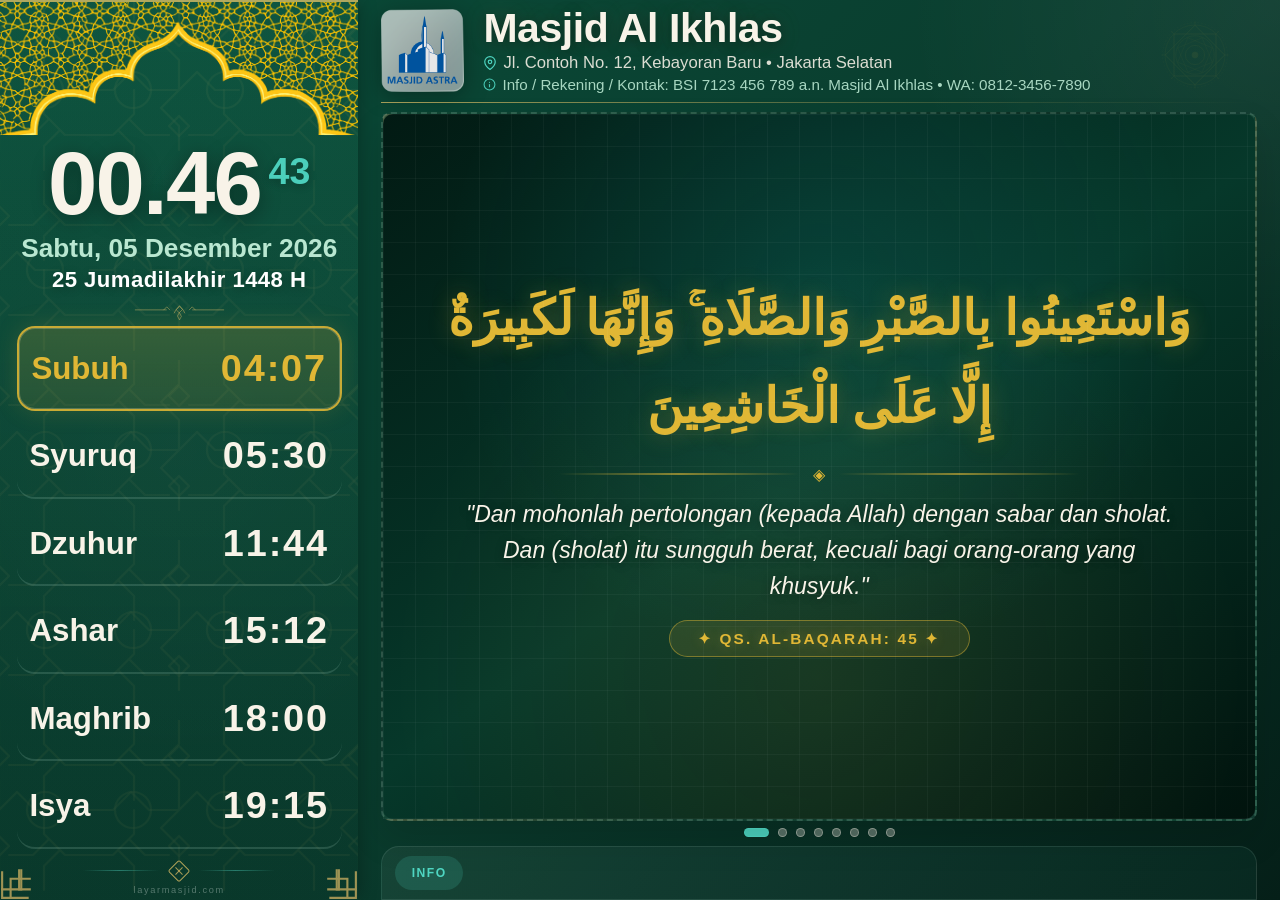
<file: index.html>
<!DOCTYPE html>
<html lang="id">
<head>
  <meta charset="UTF-8">
  <meta http-equiv="refresh" content="0; url=display/">
  <title>Layar Masjid</title>
  <script>
    window.location.replace("display/");
  </script>
</head>
<body style="background: #051f18; color: #fff; font-family: sans-serif; display: flex; align-items: center; justify-content: center; height: 100vh; margin: 0;">
  <p>Mengarahkan ke layar masjid... <a href="display/" style="color: #f0c96a;">Klik di sini jika tidak otomatis</a>.</p>
</body>
</html>
</file>
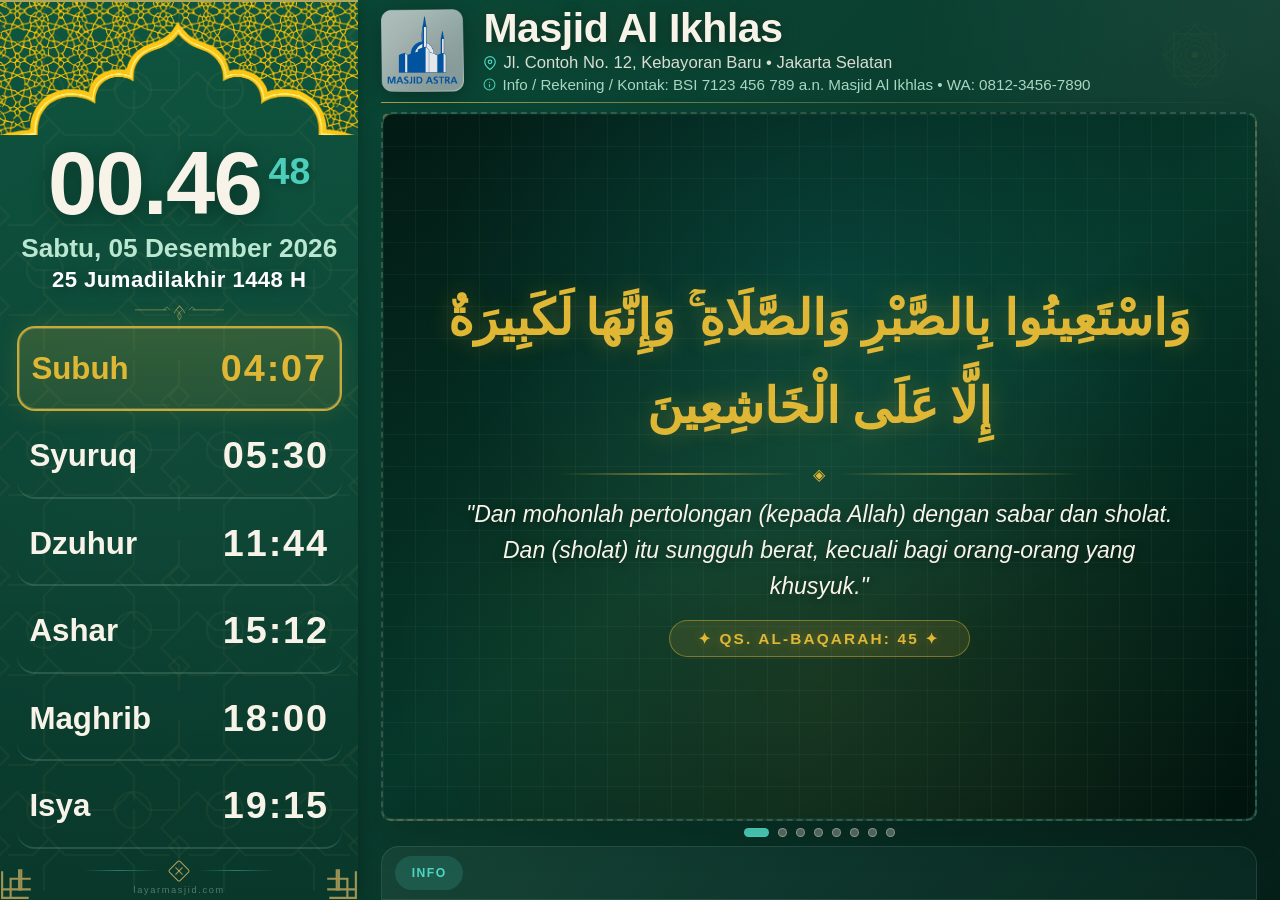
<file: display/index.html>
<!doctype html>
<html lang="id">
<head>
  <meta charset="utf-8">
  <meta name="viewport" content="width=device-width, initial-scale=1">
  <title>Layar Masjid</title>
  <link rel="stylesheet" href="assets/css/tokens.css?v=35">
  <link rel="stylesheet" href="assets/css/base.css?v=35">
  <link rel="stylesheet" href="assets/css/layout.css?v=48">
  <link rel="stylesheet" href="assets/css/sidebar.css?v=41">
  <link rel="stylesheet" href="assets/css/adzan.css?v=50">
</head>
<body>
  <div class="screen-shell">
    <aside class="left-panel">
      <span class="panel-corner panel-corner--bottom-left" aria-hidden="true"></span>
      <span class="panel-corner panel-corner--bottom-right" aria-hidden="true"></span>

      <div class="sidebar-main">
        <img class="sidebar-top-ornament" src="assets/img/kubah.png" alt="" aria-hidden="true">

        <div class="sidebar-content">
          <section class="clock-card" aria-label="Waktu saat ini">
            <div class="clock-display">
              <span class="clock-main" id="clock-main">08.34</span>
              <span class="clock-seconds" id="clock-seconds">17</span>
            </div>
            <p class="date-display" id="date-display">Sabtu, 02 Mei 2026</p>
            <p class="date-hijri" id="date-hijri"></p>
            <div class="date-ornament" aria-hidden="true"></div>
          </section>

          <section class="schedule-card">
            <div class="schedule-list" id="schedule-list">
              <div class="schedule-row active">
                <span class="prayer-name">Subuh</span>
                <span class="prayer-time">04:36</span>
              </div>
              <div class="schedule-row">
                <span class="prayer-name">Syuruq</span>
                <span class="prayer-time">05:52</span>
              </div>
              <div class="schedule-row">
                <span class="prayer-name">Dzuhur</span>
                <span class="prayer-time">11:54</span>
              </div>
              <div class="schedule-row">
                <span class="prayer-name">Ashar</span>
                <span class="prayer-time">15:14</span>
              </div>
              <div class="schedule-row">
                <span class="prayer-name">Maghrib</span>
                <span class="prayer-time">17:48</span>
              </div>
              <div class="schedule-row">
                <span class="prayer-name">Isya</span>
                <span class="prayer-time">18:59</span>
              </div>
            </div>
          </section>
        </div>
      </div>

      <div class="sidebar-endcap-wrap">
        <div class="schedule-endcap" aria-hidden="true">
          <span class="schedule-endcap-line"></span>
          <span class="schedule-endcap-mark"></span>
          <span class="schedule-endcap-line"></span>
        </div>
        <p class="sidebar-signature">layarmasjid.com</p>
      </div>
    </aside>

    <main class="right-panel">
      <header class="content-header">
        <div class="content-brand" aria-label="Logo masjid">
          <div class="content-brand-frame" id="content-brand-frame">
            <img
              id="content-brand-logo"
              class="content-brand-logo"
              src="assets/img/contoh_logo/masjid_astra.png"
              alt="Logo Masjid Astra"
            >
          </div>
        </div>

        <div class="content-identity">
          <h1 class="content-mosque-name">Masjid Al Ikhlas</h1>
          <p class="content-address">
            <svg class="content-address-icon" viewBox="0 0 24 24" fill="none" stroke="currentColor" stroke-width="2" stroke-linecap="round" stroke-linejoin="round" aria-hidden="true"><path d="M21 10c0 7-9 13-9 13s-9-6-9-13a9 9 0 0 1 18 0z"/><circle cx="12" cy="10" r="3"/></svg>
            <span>Jl. Contoh No. 12, Kebayoran Baru &bull; Jakarta Selatan</span>
          </p>
          <p class="content-extra-info" id="content-extra-info">
            <svg class="content-extra-icon" viewBox="0 0 24 24" fill="none" stroke="currentColor" stroke-width="2" stroke-linecap="round" stroke-linejoin="round" aria-hidden="true"><circle cx="12" cy="12" r="10"/><line x1="12" y1="16" x2="12" y2="12"/><line x1="12" y1="8" x2="12.01" y2="8"/></svg>
            <span id="content-extra-text">Info / Rekening / Kontak: BSI 7123 456 789 a.n. Masjid Al Ikhlas &bull; WA: 0812-3456-7890</span>
          </p>
        </div>

        <div class="content-header-watermark" aria-hidden="true">
          <svg viewBox="0 0 120 120" fill="none" stroke="currentColor" stroke-width="1.2">
            <circle cx="60" cy="60" r="54" stroke-dasharray="3 3" opacity="0.45"/>
            <circle cx="60" cy="60" r="50" opacity="0.65"/>
            <rect x="25" y="25" width="70" height="70" transform="rotate(0 60 60)"/>
            <rect x="25" y="25" width="70" height="70" transform="rotate(45 60 60)"/>
            <circle cx="60" cy="60" r="32" opacity="0.7"/>
            <rect x="38" y="38" width="44" height="44" transform="rotate(22.5 60 60)" opacity="0.5"/>
            <rect x="38" y="38" width="44" height="44" transform="rotate(67.5 60 60)" opacity="0.5"/>
            <circle cx="60" cy="60" r="16" opacity="0.8"/>
            <circle cx="60" cy="60" r="5" fill="currentColor" opacity="0.85"/>
            <path d="M60 4v8 M60 108v8 M4 60h8 M108 60h8" opacity="0.7"/>
            <path d="M20 20l7 7 M93 93l7 7 M20 100l7-7 M93 27l7-7" opacity="0.7"/>
          </svg>
        </div>
      </header>

      <section class="content-stage" aria-label="Area slide">
        <div class="content-stage-frame" id="content-stage-frame">
          <div class="content-stage-slides" id="content-stage-slides" aria-live="polite"></div>
        </div>
        <div class="content-stage-dots" id="content-stage-dots" aria-hidden="true"></div>
      </section>

      <footer class="content-ticker" aria-label="Running text">
        <div class="content-ticker-label">Info</div>
        <div class="content-ticker-track">
          <div class="content-ticker-text">
            <span class="content-ticker-item">Running text placeholder</span>
            <span class="content-ticker-item">Pengumuman kajian ba’da Maghrib</span>
            <span class="content-ticker-item">Mohon rapikan sandal di area rak</span>
            <span class="content-ticker-item">Infaq terbaik untuk operasional masjid</span>
          </div>
        </div>
      </footer>
    </main>

    <!-- Halaman Adzan & Sholat (Fullscreen Overlay) -->
    <div id="adzan-screen" class="adzan-screen" aria-hidden="true">
      <!-- Ornamen Sudut Arsitektur Islami -->
      <span class="adzan-corner adzan-corner--top-left" aria-hidden="true"></span>
      <span class="adzan-corner adzan-corner--top-right" aria-hidden="true"></span>
      <span class="adzan-corner adzan-corner--bottom-left" aria-hidden="true"></span>
      <span class="adzan-corner adzan-corner--bottom-right" aria-hidden="true"></span>

      <!-- Bingkai Dalam Beraksen Emas -->
      <div class="adzan-inner-frame" aria-hidden="true"></div>
      <div class="adzan-bg-pattern" aria-hidden="true"></div>
      <div class="adzan-bg-glow" aria-hidden="true"></div>

      <!-- Header Bar (Jam & Tanggal di Pojok Kanan Atas) -->
      <header class="adzan-header" id="adzan-header">
        <div class="adzan-clock-display">
          <span class="adzan-clock-time" id="adzan-clock-time">00:00:00</span>
          <span class="adzan-clock-date" id="adzan-clock-date">Sabtu, 02 Mei 2026</span>
        </div>
      </header>

      <main class="adzan-stage">
        <!-- 1. FASE MENJELANG AZAN -->
        <section class="adzan-phase adzan-phase--countdown-adzan" id="phase-countdown-adzan">
          <div class="adzan-countdown-header">
            <h1 class="adzan-countdown-title">MENJELANG ADZAN</h1>
            <div class="adzan-prayer-pill">
              <span class="adzan-pill-label">WAKTU</span>
              <span class="adzan-pill-val" id="adzan-target-prayer-name">DZUHUR</span>
            </div>
          </div>

          <div class="adzan-timer-box" id="adzan-timer-box">
            <span class="adzan-timer-digits" id="adzan-timer-digits">01:00</span>
            <div class="adzan-timer-accent" aria-hidden="true"></div>
          </div>

          <p class="adzan-countdown-hint">Segera mengambil air wudhu dan merapatkan diri ke shaf sholat</p>
        </section>

        <!-- 2. FASE SAAT AZAN (Desain Plakat Maklumat Islami) -->
        <section class="adzan-phase adzan-phase--saat-adzan" id="phase-saat-adzan">
          <div class="adzan-takbir-calligraphy" dir="rtl" lang="ar">اللهُ أَكْبَرُ اللهُ أَكْبَرُ</div>

          <div class="adzan-title-wrap">
            <h1 class="adzan-heading-main">WAKTU MASUK ADZAN</h1>
            <div class="adzan-prayer-hero" id="adzan-current-prayer-name">DZUHUR</div>
          </div>

          <!-- Plakat Maklumat Ringkas: Adab & Ketenangan -->
          <div class="adzan-adab-plaque">
            <div class="adzan-adab-item">
              <span class="adzan-adab-icon-wrap" aria-hidden="true">
                <svg viewBox="0 0 24 24" fill="none" stroke="currentColor" stroke-width="2">
                  <path d="M11 5L6 9H2v6h4l5 4V5z"/>
                  <path d="M19.07 4.93a10 10 0 0 1 0 14.14M15.54 8.46a5 5 0 0 1 0 7.07"/>
                </svg>
              </span>
              <span class="adzan-adab-text">Mari Menyimak &amp; Menjawab Adzan</span>
            </div>

            <div class="adzan-adab-divider" aria-hidden="true"></div>

            <div class="adzan-adab-item">
              <span class="adzan-adab-icon-wrap adzan-adab-icon-wrap--silent" aria-hidden="true">
                <svg viewBox="0 0 24 24" fill="none" stroke="currentColor" stroke-width="2">
                  <rect x="5" y="2" width="14" height="20" rx="2" ry="2"/>
                  <line x1="12" y1="18" x2="12.01" y2="18"/>
                  <line x1="2" y1="2" x2="22" y2="22" stroke="#e05353" stroke-width="2.4"/>
                </svg>
              </span>
              <span class="adzan-adab-text">Mohon Aktifkan Mode Hening (Silent) HP</span>
            </div>
          </div>
        </section>

        <!-- 3. FASE COUNTDOWN IQOMAH -->
        <section class="adzan-phase adzan-phase--countdown-iqomah" id="phase-countdown-iqomah">
          <div class="iqomah-heading-wrap">
            <h1 class="iqomah-main-title">MENUJU IQOMAH</h1>
            <div class="adzan-prayer-pill">
              <span class="adzan-pill-label">SHOLAT</span>
              <span class="adzan-pill-val" id="iqomah-prayer-name">DZUHUR</span>
            </div>
          </div>

          <div class="iqomah-timer-box" id="iqomah-timer-box">
            <span class="iqomah-timer-digits" id="iqomah-timer-digits">05:00</span>
            <div class="iqomah-timer-accent" aria-hidden="true"></div>
          </div>

          <div class="iqomah-notice-card">
            <p class="iqomah-quote">&ldquo;Doa antara adzan dan iqomah tidak akan tertolak.&rdquo;</p>
            <span class="iqomah-quote-source">(HR. Abu Dawud, Tirmidzi, &amp; Ahmad)</span>
          </div>
        </section>

        <!-- 4. FASE SAAT SHOLAT (Mode Khusyuk, Hening, & Redup) -->
        <section class="adzan-phase adzan-phase--saat-sholat" id="phase-saat-sholat">
          <div class="sholat-silent-banner" aria-hidden="true">
            <svg viewBox="0 0 24 24" fill="none" stroke="currentColor" stroke-width="2" class="sholat-silent-icon">
              <rect x="5" y="2" width="14" height="20" rx="2" ry="2"/>
              <line x1="12" y1="18" x2="12.01" y2="18"/>
              <line x1="2" y1="2" x2="22" y2="22" stroke="#e05353" stroke-width="2.4"/>
            </svg>
            <span>MODE HENING &bull; HP DINONAKTIFKAN</span>
          </div>

          <div class="sholat-hadith-box">
            <p class="sholat-hadith-arabic" dir="rtl" lang="ar">سَوُّوا صُفُوفَكُمْ ؛ فَإنَّ تَسْوِيَةَ الصَّفِّ مِنْ تَمَامِ الصَّلاَةِ</p>
            <div class="sholat-hadith-divider" aria-hidden="true"></div>
            <p class="sholat-hadith">&ldquo;Luruskan shaf-shaf kalian, karena meluruskan shaf termasuk kesempurnaan sholat.&rdquo;<br><span class="sholat-hadith-source">(HR. Bukhari &amp; Muslim)</span></p>
          </div>
        </section>
      </main>
    </div>
  </div>

  <!-- Test Toolbar (Discreet Preview Controller, tekan 'A' atau klik layarmasjid.com untuk toggle) -->
  <aside id="adzan-test-toolbar" class="adzan-test-toolbar" aria-label="Adzan Preview Controls">
    <span style="font-size: 0.72rem; color: var(--gold-highlight); font-weight: 700; padding-left: 4px;">Uji Tahapan:</span>
    <button type="button" class="adzan-test-btn" id="btn-test-countdown" title="1. Menjelang Azan: Countdown 01:00 (1 menit, beep di 10d terakhir)">1. Menjelang (1m)</button>
    <button type="button" class="adzan-test-btn" id="btn-test-adzan" title="2. Saat Azan: Tampilan Halaman Azan 5 Menit">2. Saat Azan (5m)</button>
    <button type="button" class="adzan-test-btn" id="btn-test-iqomah" title="3. Countdown Iqomah: Countdown 05:00 (Demo 15d, beep di 10d terakhir)">3. Iqomah (15d)</button>
    <button type="button" class="adzan-test-btn" id="btn-test-sholat" title="4. Saat Sholat: Layar Khusyuk & Hening">4. Saat Sholat</button>
    <button type="button" class="adzan-test-btn adzan-test-btn--demo" id="btn-test-demo" title="Jalankan otomatis seluruh tahapan 1 sampai 5">▶ Demo Lengkap</button>
    <button type="button" class="adzan-test-btn adzan-test-btn--close" id="btn-test-close" title="5. Kembali ke tampilan normal awal">Tutup / Normal</button>
  </aside>

  <script src="assets/js/PrayTimes.js?v=1"></script>
  <script src="assets/js/config.js?v=11"></script>
  <script src="assets/js/audio.js?v=1"></script>
  <script src="assets/js/schedule.js?v=4"></script>
  <script src="assets/js/slides.js?v=4"></script>
  <script src="assets/js/adzan.js?v=1"></script>
  <script src="assets/js/preview.js?v=1"></script>
  <script src="assets/js/app.js?v=56"></script>
</body>
</html>
</file>
<file: display/assets/css/tokens.css>
:root {
  --green-base: #0a4d3a;
  --green-deep: #0a3d2e;
  --green-light: #0f5a44;
  --green-darkest: #051f18;
  --cyan-accent: #1bc7cf;
  --teal-soft: #4fd6c2;
  --mint-soft: #b9e7d1;
  --sage-soft: #8fc5ae;
  --gold-line: #b88b18;
  --gold-highlight: #e0b735;
  --amber-soft: #f0c96a;
  --ivory-soft: #f8f3e8;
  --rose-soft: #d9a38c;
  --white: #ffffff;
}
</file>
<file: display/assets/css/base.css>
* {
  box-sizing: border-box;
}

html {
  font-size: clamp(14px, 0.85vw + 0.4vh, 24px);
}

html,
body {
  margin: 0;
  min-height: 100%;
  background:
    radial-gradient(circle at top right, rgba(255, 255, 255, 0.06), transparent 24%),
    linear-gradient(135deg, var(--green-base) 0%, var(--green-deep) 52%, var(--green-darkest) 100%);
  color: var(--white);
  font-family: "Trebuchet MS", "Segoe UI", sans-serif;
}

body {
  overflow: hidden;
}
</file>
<file: display/assets/css/layout.css>
.screen-shell {
  position: relative;
  width: 100vw;
  height: 100vh;
  padding: 0;
  display: grid;
  grid-template-columns: 28% 72%;
  overflow: hidden;
}

.left-panel,
.right-panel {
  display: flex;
  flex-direction: column;
  min-height: 0;
}

.right-panel {
  position: relative;
  gap: clamp(8px, 1vh, 14px);
  padding: clamp(6px, 0.8vh, 12px) clamp(18px, 1.8vw, 28px) 0;
}

.content-brand-frame {
  display: flex;
  align-items: center;
  justify-content: center;
  width: auto;
  height: clamp(74px, 9.2vh, 98px);
  padding: 0;
  border: none;
  background: transparent;
  box-shadow: none;
  backdrop-filter: none;
  overflow: visible;
}

.content-brand-frame[data-logo-shape="square"] {
  width: clamp(74px, 9.2vh, 98px);
  height: clamp(74px, 9.2vh, 98px);
}

.content-brand-frame[data-logo-shape="tall"] {
  width: clamp(64px, 5.2vw, 84px);
  height: clamp(82px, 10vh, 104px);
}

.content-brand-logo {
  display: block;
  width: 100%;
  height: 100%;
  object-fit: contain;
  object-position: center;
  border-radius: 0;
  filter: drop-shadow(0 4px 12px rgba(0, 0, 0, 0.45));
}

.content-header {
  position: relative;
  display: flex;
  align-items: center;
  gap: clamp(16px, 1.5vw, 24px);
  padding: 0 0 clamp(8px, 1vh, 12px);
  background: transparent;
  border: none;
  border-radius: 0;
  box-shadow: none;
  overflow: visible;
  flex-shrink: 0;
}

.content-header::after {
  content: "";
  position: absolute;
  inset: auto 0 0;
  height: 1px;
  background: linear-gradient(
    90deg,
    rgba(240, 201, 106, 0.7) 0%,
    rgba(240, 201, 106, 0.4) 40%,
    rgba(240, 201, 106, 0.12) 75%,
    transparent 100%
  );
  opacity: 0.95;
  pointer-events: none;
}

.content-identity {
  position: relative;
  z-index: 1;
  display: flex;
  flex-direction: column;
  justify-content: center;
  gap: clamp(2px, 0.3vh, 4px);
}

.content-mosque-name {
  margin: 0;
  color: var(--ivory-soft);
  font-size: clamp(2.4rem, 3.2vw, 4rem);
  line-height: 1.05;
  font-weight: 800;
  letter-spacing: -0.01em;
  text-shadow:
    0 2px 14px rgba(0, 0, 0, 0.4),
    0 0 28px rgba(240, 201, 106, 0.14);
}

.content-address {
  margin: 0;
  display: flex;
  align-items: center;
  gap: 6px;
  color: rgba(248, 243, 232, 0.88);
  font-size: clamp(1.15rem, 1.25vw, 1.45rem);
  font-weight: 500;
  line-height: 1.2;
}

.content-address-icon {
  width: clamp(14px, 1vw, 18px);
  height: clamp(14px, 1vw, 18px);
  stroke: var(--teal-soft);
  flex-shrink: 0;
}

.content-extra-info {
  margin: 0;
  display: flex;
  align-items: center;
  gap: 6px;
  color: var(--mint-soft);
  font-size: clamp(1.05rem, 1.15vw, 1.35rem);
  font-weight: 500;
  line-height: 1.2;
  opacity: 0.9;
}

.content-extra-icon {
  width: clamp(13px, 0.9vw, 16px);
  height: clamp(13px, 0.9vw, 16px);
  stroke: var(--teal-soft);
  flex-shrink: 0;
}

.content-header-watermark {
  position: absolute;
  right: clamp(14px, 2vw, 36px);
  top: 50%;
  transform: translateY(-50%);
  height: clamp(64px, 8vh, 88px);
  width: auto;
  aspect-ratio: 1 / 1;
  color: var(--gold-highlight);
  opacity: 0.08;
  pointer-events: none;
  z-index: 0;
  display: flex;
  align-items: center;
  justify-content: center;
}

.content-header-watermark svg {
  width: 100%;
  height: 100%;
}

.content-stage {
  flex: 1 1 auto;
  display: flex;
  flex-direction: column;
  align-items: center;
  justify-content: center;
  gap: clamp(6px, 0.8vh, 10px);
  min-height: 0;
}

.content-stage-frame {
  position: relative;
  width: auto;
  height: 100%;
  aspect-ratio: 16 / 9;
  min-width: 0;
  max-width: 100%;
  max-height: 100%;
  border-radius: 10px;
  border: 2px dashed rgba(185, 231, 209, 0.18);
  box-shadow: 0 18px 36px rgba(0, 0, 0, 0.12);
  overflow: visible;
  background:
    linear-gradient(135deg, rgba(255, 255, 255, 0.05), rgba(255, 255, 255, 0.015)),
    radial-gradient(circle at top left, rgba(240, 201, 106, 0.18), transparent 28%),
    radial-gradient(circle at bottom right, rgba(79, 214, 194, 0.12), transparent 22%),
    linear-gradient(135deg, rgba(7, 45, 31, 0.88) 0%, rgba(9, 63, 44, 0.9) 50%, rgba(6, 34, 25, 0.92) 100%);
  display: grid;
  place-items: center;
  text-align: center;
}

.content-stage-frame::before {
  content: "";
  position: absolute;
  inset: 0;
  background-image: linear-gradient(rgba(255, 255, 255, 0.035) 1px, transparent 1px),
    linear-gradient(90deg, rgba(255, 255, 255, 0.035) 1px, transparent 1px);
  background-size: 32px 32px;
  pointer-events: none;
  z-index: 1;
}

.content-stage-slides {
  position: absolute;
  inset: 0;
  z-index: 0;
  overflow: hidden;
  border-radius: 10px;
}

.content-stage-slide {
  position: absolute;
  inset: 0;
  margin: 0;
  opacity: 0;
  visibility: hidden;
  transition: opacity 0.6s ease-in-out, visibility 0.6s ease-in-out;
}

.content-stage-slide.active {
  opacity: 1;
  visibility: visible;
}

.content-stage-slide img {
  width: 100%;
  height: 100%;
  object-fit: fill;
  object-position: center;
  display: block;
}

/* =============================================================================
   SLIDE TYPE: TEXT / AYAT AL-QURAN & HADITS
   ============================================================================= */
.content-stage-slide--text {
  position: absolute;
  inset: 0;
  width: 100%;
  height: 100%;
  padding: 0;
  margin: 0;
  display: flex;
  align-items: stretch;
  justify-content: stretch;
  background:
    radial-gradient(circle at 50% 25%, rgba(27, 199, 207, 0.12) 0%, transparent 55%),
    radial-gradient(circle at 50% 80%, rgba(224, 183, 53, 0.09) 0%, transparent 60%),
    linear-gradient(145deg, #021a13 0%, #06382a 50%, #01130d 100%);
  color: var(--white);
  box-sizing: border-box;
}

.slide-quran-card {
  width: 100%;
  height: 100%;
  position: absolute;
  inset: 0;
  display: flex;
  align-items: stretch;
  justify-content: stretch;
  padding: 0;
  margin: 0;
  box-sizing: border-box;
}

.slide-quran-frame {
  position: relative;
  width: 100%;
  height: 100%;
  max-width: none;
  display: flex;
  flex-direction: column;
  justify-content: center;
  align-items: center;
  text-align: center;
  padding: clamp(14px, 2.2vh, 26px) clamp(24px, 3.5vw, 64px);
  border: none;
  border-radius: 10px;
  background: transparent;
  box-shadow: none;
  box-sizing: border-box;
}

.slide-quran-body {
  display: flex;
  flex-direction: column;
  align-items: center;
  justify-content: center;
  flex: 1;
  min-height: 0;
  width: 100%;
}

.slide-quran-arabic {
  margin: 0;
  font-family: "Amiri", "Scheherazade New", "Traditional Arabic", serif;
  font-size: clamp(2.4rem, 3.8vw, 5.0rem);
  font-weight: 700;
  line-height: 1.8;
  color: var(--gold-highlight);
  text-shadow: 0 0 24px rgba(224, 183, 53, 0.3);
  direction: rtl;
  max-width: 96%;
}

.slide-quran-divider {
  display: flex;
  align-items: center;
  justify-content: center;
  gap: 14px;
  width: min(85%, 520px);
  margin: clamp(10px, 1.5vh, 20px) auto;
}

.slide-quran-divider-line {
  flex: 1;
  height: 1.5px;
  background: linear-gradient(90deg, transparent, rgba(224, 183, 53, 0.6), transparent);
}

.slide-quran-divider-star {
  font-size: 1.1rem;
  color: var(--gold-highlight);
}

.slide-quran-translation {
  margin: 0;
  font-size: clamp(1.3rem, 1.8vw, 2.3rem);
  line-height: 1.55;
  color: var(--ivory-soft);
  font-weight: 500;
  font-style: italic;
  max-width: 94%;
  text-shadow: 0 2px 10px rgba(0, 0, 0, 0.4);
}

.slide-quran-footer {
  flex-shrink: 0;
  margin-top: clamp(12px, 1.8vh, 24px);
}

.slide-quran-surah-pill {
  display: inline-flex;
  align-items: center;
  justify-content: center;
  padding: clamp(6px, 0.9vh, 10px) clamp(20px, 2.2vw, 34px);
  border-radius: 999px;
  background: rgba(224, 183, 53, 0.12);
  border: 1.5px solid rgba(224, 183, 53, 0.45);
  color: var(--gold-highlight);
  font-size: clamp(0.95rem, 1.2vw, 1.45rem);
  font-weight: 700;
  letter-spacing: 0.14em;
  text-transform: uppercase;
  text-shadow: 0 0 12px rgba(224, 183, 53, 0.3);
}

/* =============================================================================
   SLIDE TYPE: CUSTOM / FREE TEXT / HTML BEBAS
   ============================================================================= */
.content-stage-slide--custom {
  position: absolute;
  inset: 0;
  width: 100%;
  height: 100%;
  padding: 0;
  margin: 0;
  display: flex;
  align-items: stretch;
  justify-content: stretch;
  background:
    radial-gradient(circle at 50% 25%, rgba(27, 199, 207, 0.12) 0%, transparent 55%),
    radial-gradient(circle at 50% 80%, rgba(224, 183, 53, 0.09) 0%, transparent 60%),
    linear-gradient(145deg, #021a13 0%, #06382a 50%, #01130d 100%);
  color: var(--white);
  box-sizing: border-box;
}

.slide-custom-card {
  width: 100%;
  height: 100%;
  position: absolute;
  inset: 0;
  display: flex;
  align-items: stretch;
  justify-content: stretch;
  padding: 0;
  margin: 0;
  box-sizing: border-box;
}

.slide-custom-frame {
  position: relative;
  width: 100%;
  height: 100%;
  max-width: none;
  display: flex;
  flex-direction: column;
  justify-content: center;
  align-items: center;
  text-align: center;
  padding: clamp(20px, 3.5vh, 48px) clamp(28px, 4.5vw, 84px);
  border: none;
  border-radius: 10px;
  background: transparent;
  box-shadow: none;
  box-sizing: border-box;
}

.slide-custom-title {
  margin: 0 0 clamp(8px, 1.4vh, 18px);
  font-family: "Trebuchet MS", "Segoe UI", sans-serif;
  font-size: clamp(1.9rem, 2.8vw, 3.8rem);
  font-weight: 800;
  color: #ffffff;
  letter-spacing: 0.03em;
  text-transform: uppercase;
  text-shadow: 0 3px 12px rgba(0, 0, 0, 0.5);
  line-height: 1.2;
}

.slide-custom-body {
  width: 100%;
  display: flex;
  flex-direction: column;
  align-items: center;
  justify-content: center;
  gap: clamp(6px, 1.2vh, 16px);
}

.slide-custom-content {
  width: 100%;
  max-width: 96%;
  font-size: clamp(1.4rem, 2.2vw, 3.0rem);
  line-height: 1.6;
  color: var(--ivory-soft);
  text-shadow: 0 2px 10px rgba(0, 0, 0, 0.4);
  display: flex;
  flex-direction: column;
  align-items: center;
  justify-content: center;
  gap: clamp(8px, 1.4vh, 20px);
}

.slide-custom-content h1,
.slide-custom-content h2,
.slide-custom-content h3 {
  margin: 0;
  color: #ffffff;
  font-weight: 800;
  line-height: 1.25;
  text-shadow: 0 3px 12px rgba(0, 0, 0, 0.5);
}

.slide-custom-content h1 { font-size: clamp(2.0rem, 3.2vw, 4.2rem); }
.slide-custom-content h2 { font-size: clamp(1.7rem, 2.6vw, 3.5rem); }
.slide-custom-content h3 { font-size: clamp(1.4rem, 2.0vw, 2.8rem); }

.slide-custom-content p {
  margin: 0;
}

.slide-custom-content b,
.slide-custom-content strong {
  color: var(--gold-highlight);
  font-weight: 700;
}

.slide-custom-content em,
.slide-custom-content i {
  color: var(--mint-soft);
  font-style: italic;
}

.slide-custom-body {
  width: 100%;
}

.slide-custom-content u {
  text-decoration: underline;
  text-underline-offset: 4px;
}

.slide-custom-content s,
.slide-custom-content del {
  text-decoration: line-through;
  opacity: 0.75;
}

.slide-custom-content ul {
  display: inline-block;
  text-align: left;
  margin: 0;
  padding-left: 1.5em;
}

.slide-custom-content li {
  margin-bottom: 0.3em;
}

.content-stage-dots {
  display: flex;
  align-items: center;
  justify-content: center;
  gap: clamp(8px, 0.7vw, 10px);
  flex-shrink: 0;
  pointer-events: none;
}

.content-stage-dot {
  width: clamp(9px, 0.7vw, 10px);
  height: clamp(9px, 0.7vw, 10px);
  border-radius: 50%;
  background: rgba(248, 243, 232, 0.32);
  border: 1px solid rgba(248, 243, 232, 0.4);
}

.content-stage-dot.active {
  width: clamp(24px, 2vw, 28px);
  border-radius: 999px;
  background: rgba(79, 214, 194, 0.95);
  border-color: rgba(79, 214, 194, 0.95);
}

.content-ticker {
  display: grid;
  grid-template-columns: auto 1fr;
  align-items: center;
  gap: clamp(12px, 1vw, 14px);
  flex-shrink: 0;
  margin-top: auto;
  border-radius: 18px;
  padding: clamp(8px, 1vh, 11px) clamp(12px, 1vw, 14px);
  border: 1px solid rgba(185, 231, 209, 0.12);
  background: linear-gradient(90deg, rgba(255, 255, 255, 0.05), rgba(79, 214, 194, 0.05));
  border-bottom-left-radius: 0;
  border-bottom-right-radius: 0;
}

.content-ticker-label {
  display: inline-flex;
  align-items: center;
  justify-content: center;
  min-width: clamp(68px, 4.8vw, 74px);
  padding: clamp(9px, 1.2vh, 10px) clamp(14px, 1vw, 16px);
  border-radius: 999px;
  background: rgba(79, 214, 194, 0.16);
  color: var(--teal-soft);
  font-size: clamp(0.84rem, 0.95vw, 0.95rem);
  font-weight: 700;
  letter-spacing: 0.12em;
  text-transform: uppercase;
}

.content-ticker-track {
  overflow: hidden;
  contain: content;
}

.content-ticker-text {
  margin: 0;
  display: inline-block;
  color: var(--ivory-soft);
  font-size: clamp(1.3rem, 1.9vw, 1.8rem);
  font-weight: 600;
  white-space: nowrap;
  padding-left: 100%;
  animation: ticker-marquee var(--ticker-duration, 28s) linear infinite;
  will-change: transform;
  transform: translate3d(0, 0, 0);
  backface-visibility: hidden;
}

.content-ticker-item {
  display: inline-flex;
  align-items: center;
}

.content-ticker-item + .content-ticker-item::before {
  content: "";
  display: inline-block;
  width: 12px;
  height: 12px;
  margin: 0 22px;
  border: 2px solid rgba(240, 201, 106, 0.82);
  border-radius: 2px;
  transform: rotate(45deg);
}

@keyframes ticker-marquee {
  from {
    transform: translate3d(0, 0, 0);
  }

  to {
    transform: translate3d(-100%, 0, 0);
  }
}

/* =============================================================================
   SYNC / REFRESH OVERLAY (Indikator Refresh di Tengah Layar TV)
   ============================================================================= */
.sync-refresh-overlay {
  position: fixed;
  inset: 0;
  z-index: 999999;
  display: flex;
  align-items: center;
  justify-content: center;
  background: rgba(4, 18, 20, 0.72);
  backdrop-filter: blur(8px);
  -webkit-backdrop-filter: blur(8px);
  opacity: 0;
  visibility: hidden;
  transition: opacity 0.3s ease, visibility 0.3s ease;
  pointer-events: none;
}

.sync-refresh-overlay.active {
  opacity: 1;
  visibility: visible;
  pointer-events: auto;
}

.sync-refresh-card {
  display: flex;
  flex-direction: column;
  align-items: center;
  justify-content: center;
  gap: 16px;
  padding: 36px 52px;
  background: linear-gradient(145deg, rgba(8, 38, 42, 0.95), rgba(4, 22, 26, 0.98));
  border: 1.5px solid rgba(229, 184, 82, 0.5);
  border-radius: 20px;
  box-shadow: 0 20px 60px rgba(0, 0, 0, 0.75), 0 0 35px rgba(229, 184, 82, 0.2);
  transform: scale(0.85);
  transition: transform 0.35s cubic-bezier(0.175, 0.885, 0.32, 1.275);
}

.sync-refresh-overlay.active .sync-refresh-card {
  transform: scale(1);
}

.sync-refresh-icon-wrap {
  width: 72px;
  height: 72px;
  border-radius: 50%;
  background: rgba(229, 184, 82, 0.12);
  border: 1.5px solid rgba(229, 184, 82, 0.35);
  display: flex;
  align-items: center;
  justify-content: center;
  color: var(--gold-highlight, #f0c96a);
  box-shadow: 0 0 20px rgba(229, 184, 82, 0.25);
}

.sync-refresh-spinner {
  width: 38px;
  height: 38px;
  animation: sync-spin 1.1s cubic-bezier(0.4, 0, 0.2, 1) infinite;
}

.sync-refresh-text {
  margin: 0;
  font-size: clamp(1.2rem, 1.8vw, 1.5rem);
  font-weight: 700;
  color: #ffffff;
  letter-spacing: 0.5px;
  text-shadow: 0 2px 8px rgba(0, 0, 0, 0.5);
}

.sync-refresh-sub {
  font-size: clamp(0.82rem, 1.1vw, 0.95rem);
  color: rgba(240, 201, 106, 0.85);
  letter-spacing: 0.3px;
}

@keyframes sync-spin {
  0% {
    transform: rotate(0deg);
  }
  100% {
    transform: rotate(360deg);
  }
}
</file>
<file: display/assets/css/sidebar.css>
.schedule-list {
  flex: 1;
  display: flex;
  flex-direction: column;
  justify-content: space-between;
  gap: clamp(2px, 0.5vh, 10px);
  min-height: 0;
}

.sidebar-main {
  position: relative;
  z-index: 1;
  flex: 1;
  display: flex;
  flex-direction: column;
  min-height: 0;
}

.sidebar-content {
  flex: 1;
  display: flex;
  flex-direction: column;
  min-height: 0;
}

.sidebar-top-ornament {
  flex-shrink: 0;
  align-self: center;
  max-width: none;
  width: calc(100% + (var(--panel-pad-x) * 2));
  height: clamp(120px, 15vh, 165px);
  margin: calc(var(--panel-pad-y) * -1) 0 0;
  opacity: 1;
  border-top: 2px solid rgba(240, 201, 106, 0.72);
  object-fit: cover;
  object-position: center top;
  display: block;
  z-index: 1;
  pointer-events: none;
}

.sidebar-endcap-wrap {
  position: relative;
  z-index: 1;
  margin-top: auto;
  margin-bottom: 0;
  display: flex;
  flex-direction: column;
  justify-content: flex-end;
  padding-bottom: clamp(4px, 0.6vh, 8px);
  flex-shrink: 0;
}

.left-panel {
  --panel-pad-y: clamp(14px, 1.8vh, 22px);
  --panel-pad-x: clamp(16px, 1.3vw, 24px);
  position: relative;
  z-index: 2;
  height: 100vh;
  box-sizing: border-box;
  display: flex;
  flex-direction: column;
  padding: var(--panel-pad-y) var(--panel-pad-x) 0;
  background: linear-gradient(180deg, rgba(15, 90, 68, 0.96) 0%, rgba(10, 61, 46, 0.98) 100%);
  border-right: none;
  box-shadow: 4px 0 16px -2px rgba(0, 0, 0, 0.25);
  overflow: hidden;
}

.left-panel::before {
  content: "";
  position: absolute;
  inset: 0;
  background-image: url("data:image/svg+xml,%3Csvg xmlns='http://www.w3.org/2000/svg' width='180' height='180' viewBox='0 0 180 180'%3E%3Cg fill='none' stroke='rgba(226,196,109,0.32)' stroke-width='2.2' stroke-linecap='round' stroke-linejoin='round'%3E%3Cpath d='M45 0v24l-16 16 16 16v24M135 0v24l16 16-16 16v24M0 45h24l16-16 16 16h24M180 45h-24l-16-16-16 16h-24M45 90v24l-16 16 16 16v24M135 90v24l16 16-16 16v24M0 135h24l16-16 16 16h24M180 135h-24l-16-16-16 16h-24'/%3E%3Cpath d='M90 0v24l-18 18 18 18v30l-18 18 18 18v24M0 90h24l18-18 18 18h30l18-18 18 18h24'/%3E%3Cpath d='M90 26l10 10-10 10-10-10zM90 116l10 10-10 10-10-10zM26 90c0-9.941 8.059-18 18-18s18 8.059 18 18-8.059 18-18 18-18-8.059-18-18zM118 90c0-9.941 8.059-18 18-18s18 8.059 18 18-8.059 18-18 18-18-8.059-18-18z'/%3E%3C/g%3E%3C/svg%3E");
  background-size: 180px 180px;
  background-position: center;
  opacity: 0.18;
  pointer-events: none;
}

.left-panel::after {
  content: "";
  position: absolute;
  inset: 0;
  background:
          linear-gradient(180deg, rgba(8, 35, 26, 0.08), rgba(8, 35, 26, 0.18)),
          radial-gradient(circle at center, rgba(255, 255, 255, 0.02), transparent 68%);
  pointer-events: none;
}

.left-panel .panel-corner {
  position: absolute;
  width: clamp(68px, 5.2vw, 96px);
  height: clamp(68px, 5.2vw, 96px);
  pointer-events: none;
  z-index: 0;
  opacity: 0.82;
  background-repeat: no-repeat;
  background-size: 100% 100%;
  background-image: url("data:image/svg+xml,%3Csvg xmlns='http://www.w3.org/2000/svg' viewBox='0 0 96 96'%3E%3Cg fill='none' stroke='%23E7C46C' stroke-width='3' stroke-linecap='square' stroke-linejoin='miter'%3E%3Cpath d='M3 39V3h36'/%3E%3Cpath d='M15 3v27h27'/%3E%3Cpath d='M3 15h27v27'/%3E%3Cpath d='M42 15H27v27'/%3E%3C/g%3E%3C/svg%3E");
}

.left-panel .panel-corner--bottom-left {
  bottom: 0;
  left: 0;
  transform: scaleY(-1);
}

.left-panel .panel-corner--bottom-right {
  right: 0;
  bottom: 0;
  transform: scale(-1);
}

.clock-card {
  position: relative;
  z-index: 1;
  margin-top: clamp(4px, 0.8vh, 12px);
  margin-bottom: clamp(4px, 0.6vh, 10px);
}

.clock-display {
  display: flex;
  align-items: flex-start;
  justify-content: center;
  gap: clamp(4px, 0.6vw, 10px);
  line-height: 0.95;
}

.clock-main,
.clock-seconds,
.date-display {
  margin: 0;
}

.clock-main {
  font-family: "Avenir Next", "Helvetica Neue", "Segoe UI", Arial, sans-serif;
  font-size: clamp(4.6rem, 5.8vw + 1.6vh, 10.0rem);
  font-weight: 800;
  letter-spacing: -0.02em;
  font-variant-numeric: tabular-nums;
  color: var(--ivory-soft);
  text-shadow: 0 4px 20px rgba(0, 0, 0, 0.35);
}

.clock-seconds {
  position: relative;
  top: clamp(0.7rem, 1.2vh, 1.6rem);
  padding-left: 0;
  font-family: "SF Pro Display", "Helvetica Neue", "Segoe UI", Arial, sans-serif;
  font-size: clamp(2rem, 2.3vw + 0.9vh, 3.8rem);
  font-weight: 800;
  line-height: 1;
  font-variant-numeric: tabular-nums;
  color: var(--teal-soft);
  opacity: 0.95;
  text-shadow: 0 2px 10px rgba(0, 0, 0, 0.25);
}

.date-display {
  margin-top: clamp(4px, 0.7vh, 10px);
  text-align: center;
  font-size: clamp(1.45rem, 1.45vw + 0.85vh, 2.9rem);
  font-weight: 700;
  line-height: 1.15;
  color: var(--mint-soft);
}

.date-hijri {
  margin: clamp(3px, 0.5vh, 8px) 0 0;
  text-align: center;
  font-size: clamp(1.25rem, 1.2vw + 0.75vh, 2.5rem);
  font-weight: 700;
  line-height: 1.15;
  color: var(--white);
  letter-spacing: 0.02em;
  text-shadow: 0 2px 8px rgba(0, 0, 0, 0.25);
}

.date-ornament {
  width: 100%;
  height: clamp(20px, 2.5vh, 36px);
  margin-top: clamp(4px, 0.6vh, 8px);
  background-image: url("data:image/svg+xml,%3Csvg xmlns='http://www.w3.org/2000/svg' viewBox='0 0 640 120'%3E%3Cg fill='none' stroke='%23E7C46C' stroke-width='2.6' stroke-linecap='round' stroke-linejoin='round'%3E%3Cpath d='M84 62h166'/%3E%3Cpath d='M390 62h166'/%3E%3Cpath d='M236 62l16-16 16 16'/%3E%3Cpath d='M404 62l-16-16-16 16'/%3E%3Cpath d='M292 78c8-16 17-28 28-38 11 10 20 22 28 38'/%3E%3Cpath d='M304 60l16-16 16 16-16 16Z'/%3E%3Cpath d='M320 78l10 18-10 18-10-18Z'/%3E%3C/g%3E%3C/svg%3E");
  background-repeat: no-repeat;
  background-position: center top;
  background-size: 100% 100%;
  opacity: 0.88;
}

.schedule-card {
  position: relative;
  z-index: 1;
  display: flex;
  flex-direction: column;
  flex: 1;
  min-height: 0;
}

.schedule-card::before,
.schedule-card::after {
  content: none;
}

.schedule-row {
  flex: 1;
  display: flex;
  justify-content: space-between;
  align-items: center;
  padding: clamp(6px, 1.2vh, 22px) clamp(10px, 1vw, 16px);
  border-bottom: 2px solid rgba(185, 231, 209, 0.16);
  color: var(--white);
  border-radius: 18px;
  transition: background 180ms ease, box-shadow 180ms ease, color 180ms ease, border-color 180ms ease;
}

.schedule-row.active {
  background: linear-gradient(180deg, rgba(224, 183, 53, 0.18) 0%, rgba(224, 183, 53, 0.1) 100%);
  border: 2px solid rgba(224, 183, 53, 0.88);
  box-shadow:
          inset 0 0 0 1px rgba(255, 236, 176, 0.25),
          0 0 24px rgba(224, 183, 53, 0.15);
  color: var(--gold-highlight);
}

.schedule-row.active .prayer-name,
.schedule-row.active .prayer-time {
  color: var(--gold-highlight);
}

.prayer-name {
  font-size: clamp(1.85rem, 1.6vw + 1.2vh, 3.6rem);
  font-weight: 800;
  line-height: 1;
  color: var(--ivory-soft);
}

.prayer-time {
  font-family: Impact, "Arial Narrow Bold", sans-serif;
  font-size: clamp(2.3rem, 1.9vw + 1.5vh, 4.4rem);
  font-weight: 900;
  letter-spacing: 0.05em;
  line-height: 1;
  color: var(--ivory-soft);
}

.schedule-endcap {
  display: flex;
  align-items: center;
  justify-content: center;
  gap: 12px;
  padding: 14px 0 2px;
}

.schedule-endcap-line {
  width: 76px;
  height: 1px;
  background: linear-gradient(90deg, transparent 0%, rgba(79, 214, 194, 0.42) 48%, transparent 100%);
}

.schedule-endcap-mark {
  position: relative;
  width: 16px;
  height: 16px;
  border: 1px solid rgba(240, 201, 106, 0.72);
  transform: rotate(45deg);
  border-radius: 2px;
}

.schedule-endcap-mark::before,
.schedule-endcap-mark::after {
  content: "";
  position: absolute;
  inset: 50% auto auto 50%;
  background: rgba(240, 201, 106, 0.68);
  transform: translate(-50%, -50%);
}

.schedule-endcap-mark::before {
  width: 1px;
  height: 10px;
}

.schedule-endcap-mark::after {
  width: 10px;
  height: 1px;
}

.sidebar-signature {
  margin: 4px 0 0;
  text-align: center;
  font-size: clamp(0.62rem, 0.72vw, 0.74rem);
  font-weight: 500;
  letter-spacing: 0.18em;
  text-transform: lowercase;
  color: rgba(232, 242, 236, 0.34);
}

@media (max-height: 800px) {
  .clock-main {
    font-size: 4.8rem;
  }
  .clock-seconds {
    top: 0.4rem;
    font-size: 1.8rem;
  }
}

@media (max-height: 720px) {
  .left-panel {
    --panel-pad-y: 12px;
    --panel-pad-x: 12px;
    padding-bottom: 0;
  }

  .sidebar-top-ornament {
    height: 100px;
    margin: calc(var(--panel-pad-y) * -1) 0 0;
  }

  .clock-card {
    margin-top: 10px;
    margin-bottom: 6px;
  }

  .clock-main {
    font-size: 4.5rem;
  }

  .clock-seconds {
    top: 0.3rem;
    font-size: 1.6rem;
  }

  .date-display {
    margin-top: 3px;
    font-size: 1.50rem;
  }

  .date-hijri {
    margin-top: 2px;
    font-size: 1.5rem;
  }

  .date-ornament {
    height: 20px;
    margin-top: 3px;
  }

  .schedule-row {
    padding: 9px 8px;
  }

  .prayer-name {
    font-size: 1.65rem;
  }

  .prayer-time {
    font-size: 1.78rem;
  }

  .schedule-endcap {
    padding-top: 8px;
  }

  .sidebar-endcap-wrap {
    margin-bottom: 0;
    padding-bottom: 4px;
  }

  .sidebar-signature {
    margin-top: 2px;
  }
}
</file>
<file: display/assets/css/adzan.css>
/* =============================================================================
   HALAMAN ADZAN, IQOMAH, & SHOLAT (OVERLAY SYSTEM - ISLAMIC ARCHITECTURAL THEME)
   Layar Masjid Digital Signage
   Desain berwibawa, otentik bernuansa arsitektur masjid, mudah dibaca dari jarak jauh
   ============================================================================= */

.adzan-screen {
  position: absolute;
  inset: 0;
  z-index: 999;
  display: flex;
  flex-direction: column;
  justify-content: space-between;
  padding: clamp(14px, 2vh, 26px) clamp(20px, 2.5vw, 40px);
  background:
    radial-gradient(circle at 50% 30%, rgba(27, 199, 207, 0.09) 0%, transparent 50%),
    radial-gradient(circle at 50% 80%, rgba(224, 183, 53, 0.08) 0%, transparent 60%),
    linear-gradient(145deg, #031e16 0%, #08382a 45%, #021610 100%);
  color: var(--white);
  opacity: 0;
  visibility: hidden;
  pointer-events: none;
  transition: opacity 0.5s cubic-bezier(0.16, 1, 0.3, 1), visibility 0.5s ease, background 0.8s ease;
  overflow: hidden;
}

.adzan-screen.active {
  opacity: 1;
  visibility: visible;
  pointer-events: auto;
}

/* Khusus Fase Sholat: Layar sangat redup dan hening agar khusyuk */
.adzan-screen.phase--sholat {
  background: radial-gradient(circle at 50% 45%, #03140e 0%, #010805 100%);
}

.adzan-screen.phase--sholat .adzan-inner-frame {
  opacity: 0.15;
  border-color: rgba(224, 183, 53, 0.15);
}

.adzan-screen.phase--sholat .adzan-corner {
  opacity: 0.15;
}

.adzan-screen.phase--sholat .adzan-bg-pattern,
.adzan-screen.phase--sholat .adzan-bg-glow {
  opacity: 0.08;
}

.adzan-screen.phase--sholat .adzan-header {
  opacity: 0.22;
  transition: opacity 0.6s ease;
}

/* =============================================================================
   ORNAMEN ARSITEKTUR ISLAMI & FRAME
   ============================================================================= */

/* Pola Geometri Bintang 8 Girih Tradisional (Bukan Titik-titik Dot-Matrix AI) */
.adzan-bg-pattern {
  position: absolute;
  inset: 0;
  pointer-events: none;
  background-image: url("data:image/svg+xml,%3Csvg xmlns='http://www.w3.org/2000/svg' width='160' height='160' viewBox='0 0 160 160'%3E%3Cg fill='none' stroke='rgba(224,183,53,0.18)' stroke-width='1.5' stroke-linecap='round' stroke-linejoin='round'%3E%3Cpath d='M40 0v20l-14 14 14 14v20M120 0v20l14 14-14 14v20M0 40h20l14-14 14 14h20M160 40h-20l-14-14-14 14h-20M40 80v20l-14 14 14 14v20M120 80v20l14 14-14 14v20M0 120h20l14-14 14 14h20M160 120h-20l-14-14-14 14h-20'/%3E%3Cpath d='M80 0v20l-16 16 16 16v24l-16 16 16 16v20M0 80h20l16-16 16 16h24l16-16 16 16h20'/%3E%3Cpath d='M80 24l8 8-8 8-8-8zM80 104l8 8-8 8-8-8zM24 80c0-8.837 7.163-16 16-16s16 7.163 16 16-7.163 16-16 16-16-7.163-16-16zM104 80c0-8.837 7.163-16 16-16s16 7.163 16 16-7.163 16-16 16-16-7.163-16-16z'/%3E%3C/g%3E%3C/svg%3E");
  background-size: 160px 160px;
  background-position: center;
  opacity: 0.38;
  transition: opacity 0.6s ease;
}

.adzan-bg-glow {
  position: absolute;
  top: 50%;
  left: 50%;
  transform: translate(-50%, -50%);
  width: 80vw;
  height: 75vh;
  background: radial-gradient(circle, rgba(15, 90, 68, 0.4) 0%, transparent 68%);
  filter: blur(50px);
  pointer-events: none;
}

/* Bingkai Emas Ganda Dalam Layar */
.adzan-inner-frame {
  position: absolute;
  inset: 0;
  border: 1px solid rgba(240, 201, 106, 0.28);
  border-radius: 0;
  pointer-events: none;
  z-index: 1;
}

.adzan-inner-frame::after {
  content: "";
  position: absolute;
  inset: 4px;
  border: 1px solid rgba(240, 201, 106, 0.12);
  border-radius: 0;
}

/* Ornamen Sudut Kaligrafi / Arabesque Islami Emas (Bukan L-Bracket Cyberpunk) */
.adzan-corner {
  position: absolute;
  width: clamp(72px, 6.5vw, 110px);
  height: clamp(72px, 6.5vw, 110px);
  pointer-events: none;
  z-index: 2;
  opacity: 0.85;
  background-repeat: no-repeat;
  background-size: 100% 100%;
  background-image: url("data:image/svg+xml,%3Csvg xmlns='http://www.w3.org/2000/svg' viewBox='0 0 96 96'%3E%3Cg fill='none' stroke='%23E0B735' stroke-width='2.2' stroke-linecap='round' stroke-linejoin='round'%3E%3Cpath d='M4 44V4h40'/%3E%3Cpath d='M14 4v26h26'/%3E%3Cpath d='M4 14h26v26'/%3E%3Cpath d='M40 14H26v26'/%3E%3Cpath d='M4 4l20 20' stroke-width='1.5' opacity='0.7'/%3E%3Ccircle cx='24' cy='24' r='3' fill='%23E0B735'/%3E%3C/g%3E%3C/svg%3E");
}

.adzan-corner--top-left {
  top: 0;
  left: 0;
}

.adzan-corner--top-right {
  top: 0;
  right: 0;
  transform: scaleX(-1);
}

.adzan-corner--bottom-left {
  bottom: 0;
  left: 0;
  transform: scaleY(-1);
}

.adzan-corner--bottom-right {
  bottom: 0;
  right: 0;
  transform: scale(-1);
}

/* =============================================================================
   HEADER (Jam & Tanggal Plakat di Tengah Atas)
   ============================================================================= */
.adzan-header {
  position: absolute;
  top: clamp(14px, 1.8vh, 24px);
  left: 0;
  right: 0;
  z-index: 10;
  display: flex;
  align-items: center;
  justify-content: center;
  pointer-events: none;
}

.adzan-clock-display {
  display: flex;
  flex-direction: column;
  align-items: center;
  text-align: center;
  gap: 4px;
  padding: clamp(8px, 1.2vh, 14px) clamp(24px, 2.5vw, 42px);
  border-radius: 16px;
  background: rgba(6, 36, 27, 0.82);
  border: 1.5px solid rgba(240, 201, 106, 0.4);
  box-shadow: 0 8px 24px rgba(0, 0, 0, 0.5);
}

.adzan-clock-time {
  font-family: "Avenir Next", "Helvetica Neue", "Segoe UI", sans-serif;
  font-size: clamp(2.4rem, 3.4vw, 4.2rem);
  font-weight: 800;
  color: var(--amber-soft);
  letter-spacing: 0.05em;
  font-variant-numeric: tabular-nums;
  text-shadow: 0 2px 14px rgba(240, 201, 106, 0.4);
  line-height: 1.05;
}

.adzan-clock-date {
  font-size: clamp(1rem, 1.25vw, 1.45rem);
  font-weight: 600;
  color: var(--mint-soft);
  opacity: 0.95;
  letter-spacing: 0.02em;
}

/* =============================================================================
   MAIN STAGE & PHASES
   ============================================================================= */
.adzan-stage {
  position: relative;
  z-index: 5;
  flex: 1;
  display: flex;
  align-items: center;
  justify-content: center;
  padding: clamp(70px, 10vh, 100px) 0 clamp(16px, 2vh, 24px) 0;
  min-height: 0;
}

.adzan-phase {
  display: none;
  flex-direction: column;
  align-items: center;
  justify-content: center;
  text-align: center;
  width: 100%;
  max-width: 1080px;
  animation: phaseFadeIn 0.45s ease-out forwards;
}

.adzan-phase.active {
  display: flex;
}

@keyframes phaseFadeIn {
  from {
    opacity: 0;
    transform: translateY(10px) scale(0.98);
  }
  to {
    opacity: 1;
    transform: translateY(0) scale(1);
  }
}

/* Kapsul Nama Sholat Beraksen Emas */
.adzan-prayer-pill {
  display: inline-flex;
  align-items: center;
  gap: 12px;
  padding: clamp(6px, 0.8vh, 12px) clamp(20px, 2.2vw, 36px);
  border-radius: 999px;
  background: rgba(240, 201, 106, 0.1);
  border: 1.5px solid rgba(240, 201, 106, 0.45);
  box-shadow: 0 4px 18px rgba(0, 0, 0, 0.3);
  margin-top: clamp(6px, 0.8vh, 12px);
}

.adzan-pill-label {
  font-size: clamp(0.85rem, 1.1vw, 1.3rem);
  font-weight: 600;
  letter-spacing: 0.18em;
  color: var(--mint-soft);
  text-transform: uppercase;
}

.adzan-pill-val {
  font-size: clamp(1.4rem, 2.2vw, 2.8rem);
  font-weight: 800;
  letter-spacing: 0.12em;
  color: var(--gold-highlight);
  text-transform: uppercase;
  text-shadow: 0 0 14px rgba(240, 201, 106, 0.4);
}

/* =============================================================================
   1. FASE MENJELANG AZAN
   ============================================================================= */
.adzan-countdown-header {
  display: flex;
  flex-direction: column;
  align-items: center;
  margin-bottom: clamp(12px, 1.8vh, 22px);
}

.adzan-countdown-title {
  margin: 0;
  font-family: "Trebuchet MS", "Segoe UI", sans-serif;
  font-size: clamp(2.8rem, 5.2vw, 5.8rem);
  font-weight: 900;
  letter-spacing: 0.05em;
  text-transform: uppercase;
  color: var(--ivory-soft);
  line-height: 1.05;
  text-shadow: 0 4px 20px rgba(0, 0, 0, 0.6), 0 0 32px rgba(240, 201, 106, 0.25);
}

/* Bingkai Timer Bergaya Mihrab / Lengkungan Islami */
.adzan-timer-box {
  position: relative;
  display: flex;
  flex-direction: column;
  align-items: center;
  justify-content: center;
  padding: clamp(20px, 3vh, 38px) clamp(50px, 7vw, 110px);
  min-width: clamp(340px, 42vw, 640px);
  border-radius: 28px;
  background:
    radial-gradient(circle at 50% 0%, rgba(240, 201, 106, 0.14), transparent 70%),
    linear-gradient(180deg, rgba(8, 48, 36, 0.85) 0%, rgba(5, 30, 22, 0.92) 100%);
  border: 2px solid rgba(224, 183, 53, 0.48);
  box-shadow:
    0 20px 48px rgba(0, 0, 0, 0.55),
    inset 0 1px 0 rgba(255, 255, 255, 0.16),
    0 0 28px rgba(224, 183, 53, 0.2);
  margin-bottom: clamp(14px, 2vh, 26px);
  transition: all 0.3s ease;
}

.adzan-timer-digits {
  font-family: "Avenir Next", "Helvetica Neue", "Segoe UI", sans-serif;
  font-size: clamp(6.2rem, 11vw, 12rem);
  font-weight: 900;
  color: var(--gold-highlight);
  letter-spacing: 0.05em;
  font-variant-numeric: tabular-nums;
  line-height: 1;
  text-shadow: none;
}

.adzan-timer-accent {
  width: 70%;
  height: 2px;
  margin-top: clamp(8px, 1vh, 16px);
  background: linear-gradient(90deg, transparent, rgba(224, 183, 53, 0.85), transparent);
}

/* Mode Urgent (10 detik terakhir sebelum adzan) */
.adzan-timer-box.urgent {
  border-color: #e53935;
  box-shadow: 0 20px 48px rgba(0, 0, 0, 0.55);
}

.adzan-timer-box.urgent .adzan-timer-digits {
  color: #e53935;
  text-shadow: none !important;
}

.adzan-countdown-hint {
  margin: 0;
  font-size: clamp(1.3rem, 1.8vw, 2.2rem);
  font-weight: 600;
  color: var(--mint-soft);
  letter-spacing: 0.04em;
  text-shadow: 0 2px 12px rgba(0, 0, 0, 0.6);
}

/* =============================================================================
   2. FASE SAAT AZAN (Desain Plakat Maklumat Islami Terpadu)
   ============================================================================= */
.adzan-takbir-calligraphy {
  font-family: "Amiri", "Scheherazade New", "Traditional Arabic", serif;
  font-size: clamp(4.8rem, 8vw, 9.6rem);
  font-weight: 700;
  color: var(--gold-highlight);
  line-height: 1.2;
  margin-bottom: clamp(4px, 0.8vh, 12px);
  text-shadow: 0 4px 32px rgba(224, 183, 53, 0.55);
}

.adzan-title-wrap {
  margin-bottom: clamp(14px, 2vh, 24px);
}

.adzan-heading-main {
  margin: 0;
  font-family: "Trebuchet MS", "Segoe UI", sans-serif;
  font-size: clamp(2rem, 3.2vw, 3.8rem);
  font-weight: 800;
  letter-spacing: 0.12em;
  text-transform: uppercase;
  color: var(--mint-soft);
  line-height: 1.1;
  text-shadow: 0 2px 14px rgba(0, 0, 0, 0.5);
}

.adzan-prayer-hero {
  font-family: "Trebuchet MS", "Segoe UI", sans-serif;
  font-size: clamp(3.6rem, 5.8vw, 6.8rem);
  font-weight: 900;
  letter-spacing: 0.1em;
  color: var(--amber-soft);
  text-transform: uppercase;
  line-height: 1.05;
  margin: clamp(4px, 0.6vh, 8px) 0 0;
  text-shadow: 0 4px 26px rgba(0, 0, 0, 0.6), 0 0 38px rgba(240, 201, 106, 0.45);
}

/* Plakat Maklumat Adab & Ketenangan Ringkas */
.adzan-adab-plaque {
  display: flex;
  align-items: center;
  justify-content: center;
  flex-wrap: wrap;
  width: auto;
  max-width: min(96%, 1100px);
  border-radius: 999px;
  background:
    radial-gradient(circle at top center, rgba(240, 201, 106, 0.08), transparent 60%),
    linear-gradient(180deg, rgba(7, 44, 33, 0.9) 0%, rgba(4, 28, 20, 0.94) 100%);
  border: 1.5px solid rgba(224, 183, 53, 0.38);
  box-shadow:
    0 14px 36px rgba(0, 0, 0, 0.5),
    inset 0 1px 0 rgba(255, 255, 255, 0.14),
    0 0 24px rgba(224, 183, 53, 0.12);
  padding: clamp(14px, 1.8vh, 22px) clamp(28px, 3vw, 50px);
  gap: clamp(24px, 3vw, 44px);
  margin-top: clamp(6px, 1vh, 14px);
}

.adzan-adab-item {
  display: flex;
  align-items: center;
  gap: clamp(12px, 1.4vw, 18px);
}

.adzan-adab-icon-wrap {
  width: clamp(32px, 2.8vw, 44px);
  height: clamp(32px, 2.8vw, 44px);
  display: flex;
  align-items: center;
  justify-content: center;
  color: var(--gold-highlight);
  flex-shrink: 0;
}

.adzan-adab-icon-wrap--silent {
  color: #ff9999;
}

.adzan-adab-icon-wrap svg {
  width: 100%;
  height: 100%;
}

.adzan-adab-text {
  font-size: clamp(1.2rem, 1.65vw, 1.95rem);
  font-weight: 600;
  color: var(--ivory-soft);
  letter-spacing: 0.02em;
  white-space: nowrap;
}

.adzan-adab-divider {
  width: 2px;
  height: clamp(28px, 3.6vh, 42px);
  background: linear-gradient(180deg, transparent, rgba(224, 183, 53, 0.55), transparent);
  flex-shrink: 0;
}

/* =============================================================================
   3. FASE COUNTDOWN IQOMAH
   ============================================================================= */
.iqomah-heading-wrap {
  display: flex;
  flex-direction: column;
  align-items: center;
  margin-bottom: clamp(12px, 1.8vh, 22px);
}

.iqomah-main-title {
  margin: 0;
  font-family: "Trebuchet MS", "Segoe UI", sans-serif;
  font-size: clamp(3.2rem, 5.8vw, 6.4rem);
  font-weight: 900;
  letter-spacing: 0.05em;
  text-transform: uppercase;
  color: var(--ivory-soft);
  line-height: 1.05;
  text-shadow: 0 4px 20px rgba(0, 0, 0, 0.6), 0 0 32px rgba(79, 214, 194, 0.25);
}

.iqomah-timer-box {
  display: flex;
  flex-direction: column;
  align-items: center;
  padding: clamp(20px, 3vh, 38px) clamp(50px, 7vw, 110px);
  min-width: clamp(340px, 42vw, 640px);
  border-radius: 28px;
  background:
    radial-gradient(circle at 50% 0%, rgba(79, 214, 194, 0.14), transparent 70%),
    linear-gradient(180deg, rgba(8, 48, 36, 0.85) 0%, rgba(5, 30, 22, 0.92) 100%);
  border: 2px solid rgba(79, 214, 194, 0.48);
  box-shadow:
    0 20px 48px rgba(0, 0, 0, 0.55),
    inset 0 1px 0 rgba(255, 255, 255, 0.16),
    0 0 28px rgba(79, 214, 194, 0.2);
  margin-bottom: clamp(14px, 2vh, 26px);
  transition: all 0.3s ease;
}

.iqomah-timer-box.urgent {
  border-color: #e53935;
  box-shadow: 0 20px 48px rgba(0, 0, 0, 0.55);
}

.iqomah-timer-digits {
  font-family: "Avenir Next", "Helvetica Neue", "Segoe UI", sans-serif;
  font-size: clamp(6.2rem, 11vw, 12rem);
  font-weight: 900;
  color: var(--teal-soft);
  letter-spacing: 0.05em;
  font-variant-numeric: tabular-nums;
  line-height: 1.05;
  text-shadow: none;
}

.iqomah-timer-box.urgent .iqomah-timer-digits {
  color: #e53935;
  text-shadow: none !important;
}

.iqomah-timer-accent {
  width: 70%;
  height: 2px;
  margin-top: clamp(8px, 1vh, 16px);
  background: linear-gradient(90deg, transparent, rgba(79, 214, 194, 0.85), transparent);
}

.iqomah-notice-card {
  display: flex;
  flex-direction: column;
  align-items: center;
  gap: 8px;
  width: auto;
  max-width: min(94%, 960px);
  padding: clamp(14px, 1.8vh, 24px) clamp(28px, 3.2vw, 52px);
  border-radius: 20px;
  background: rgba(240, 201, 106, 0.08);
  border: 1.5px solid rgba(240, 201, 106, 0.32);
  box-shadow: 0 8px 24px rgba(0, 0, 0, 0.35);
}

.iqomah-quote {
  margin: 0;
  font-size: clamp(1.25rem, 1.7vw, 2.1rem);
  font-style: italic;
  color: var(--ivory-soft);
  line-height: 1.45;
  text-align: center;
}

.iqomah-quote-source {
  font-size: clamp(1rem, 1.3vw, 1.5rem);
  color: var(--amber-soft);
  font-weight: 700;
}

/* =============================================================================
   4. FASE SAAT SHOLAT (Mode Khusyuk & Hening - Font Besar Terbaca dari Jauh)
   ============================================================================= */
.adzan-phase--saat-sholat {
  max-width: min(96%, 1320px);
}

.sholat-silent-banner {
  display: inline-flex;
  align-items: center;
  gap: clamp(14px, 1.6vw, 22px);
  padding: clamp(14px, 1.8vh, 22px) clamp(32px, 3.5vw, 56px);
  border-radius: 999px;
  background: rgba(224, 83, 83, 0.18);
  border: 2px solid rgba(224, 83, 83, 0.55);
  color: #ffb3b3;
  font-size: clamp(1.4rem, 2vw, 2.4rem);
  font-weight: 800;
  letter-spacing: 0.16em;
  margin-top: clamp(-28px, -4vh, -12px);
  margin-bottom: clamp(20px, 3.2vh, 40px);
  box-shadow: 0 8px 32px rgba(224, 83, 83, 0.25), 0 4px 24px rgba(0, 0, 0, 0.5);
}

.sholat-silent-icon {
  width: clamp(32px, 2.8vw, 46px);
  height: clamp(32px, 2.8vw, 46px);
  flex-shrink: 0;
}

.sholat-hadith-box {
  display: flex;
  flex-direction: column;
  align-items: center;
  gap: clamp(16px, 2.4vh, 26px);
  width: 100%;
  max-width: 100%;
  padding: clamp(28px, 3.8vh, 52px) clamp(28px, 3.6vw, 64px);
  border-radius: 26px;
  background: rgba(255, 255, 255, 0.03);
  border: 1.8px solid rgba(240, 201, 106, 0.3);
  box-shadow: 0 20px 50px rgba(0, 0, 0, 0.65);
}

.sholat-hadith-arabic {
  margin: 0;
  font-family: "Amiri", "Scheherazade New", "Traditional Arabic", serif;
  font-size: clamp(3.2rem, 5.2vw, 6.4rem);
  font-weight: 700;
  color: var(--gold-highlight);
  letter-spacing: 0.02em;
  line-height: 1.55;
  text-align: center;
  text-shadow: 0 4px 26px rgba(224, 183, 53, 0.45);
}

.sholat-hadith-divider {
  width: 70%;
  height: 2px;
  background: linear-gradient(90deg, transparent, rgba(224, 183, 53, 0.55), transparent);
}

.sholat-hadith {
  margin: 0;
  font-size: clamp(1.45rem, 2.1vw, 2.6rem);
  font-style: italic;
  color: var(--ivory-soft);
  opacity: 0.96;
  max-width: 1140px;
  line-height: 1.55;
  text-align: center;
}

.sholat-hadith-source {
  font-size: clamp(1.1rem, 1.5vw, 1.8rem);
  color: var(--amber-soft);
  font-style: normal;
  display: inline-block;
  margin-top: clamp(8px, 1.2vh, 16px);
  font-weight: 700;
}

/* =============================================================================
   TEST TOOLBAR (Discreet Preview Controller)
   ============================================================================= */
.adzan-test-toolbar {
  position: fixed;
  bottom: 12px;
  right: 12px;
  z-index: 2000;
  display: flex;
  align-items: center;
  gap: 6px;
  padding: 6px 14px;
  border-radius: 999px;
  background: rgba(4, 24, 18, 0.96);
  border: 1px solid rgba(240, 201, 106, 0.4);
  box-shadow: 0 8px 24px rgba(0, 0, 0, 0.7);
  backdrop-filter: blur(10px);
  transform: translateY(140%);
  opacity: 0;
  pointer-events: none;
  transition: transform 0.3s ease, opacity 0.3s ease;
}

.adzan-test-toolbar.visible {
  transform: translateY(0);
  opacity: 1;
  pointer-events: auto;
}

.adzan-test-btn {
  padding: 5px 12px;
  border-radius: 999px;
  border: 1px solid rgba(255, 255, 255, 0.18);
  background: rgba(255, 255, 255, 0.08);
  color: var(--ivory-soft);
  font-size: 0.74rem;
  font-weight: 600;
  cursor: pointer;
  white-space: nowrap;
  transition: all 0.2s ease;
}

.adzan-test-btn:hover {
  background: var(--amber-soft);
  color: #041812;
  border-color: var(--amber-soft);
}

.adzan-test-btn--demo {
  background: rgba(27, 199, 207, 0.2);
  border-color: rgba(79, 214, 194, 0.5);
  color: var(--teal-soft);
}

.adzan-test-btn--demo:hover {
  background: var(--teal-soft);
  color: #041812;
}

.adzan-test-btn--close {
  background: rgba(224, 83, 83, 0.2);
  border-color: rgba(224, 83, 83, 0.4);
  color: #ff9999;
}

.adzan-test-btn--close:hover {
  background: #e05353;
  color: #fff;
}
</file>
